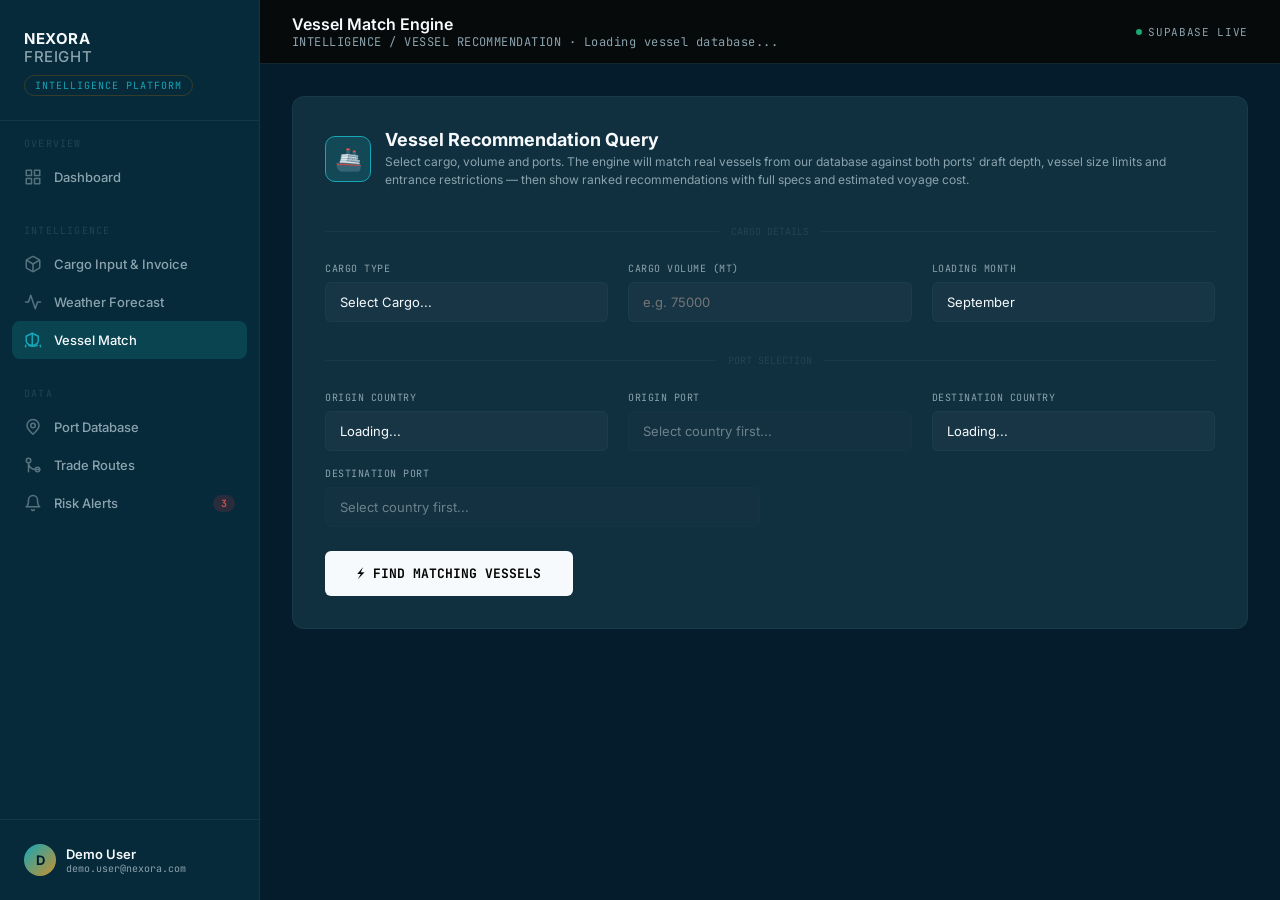
<file: hackathon/frontend/vessel_match.html>
<!DOCTYPE html>
<html lang="en">
<head>
    <meta charset="UTF-8">
    <meta name="viewport" content="width=device-width, initial-scale=1, viewport-fit=cover">
    <title>Vessel Match — Nexora Freight Intelligence</title>
    <meta name="description" content="AI-powered vessel recommendation engine using real vessel database with port constraints.">
    <link rel="preconnect" href="https://fonts.googleapis.com">
    <link rel="preconnect" href="https://fonts.gstatic.com" crossorigin>
    <link href="https://fonts.googleapis.com/css2?family=Inter:wght@400;500;600;700;800&family=JetBrains+Mono:wght@400;500&display=swap" rel="stylesheet">
    <link rel="stylesheet" href="dashboard.css">
    <script>
        let sd = sessionStorage.getItem('nexora_user_data');
        if (!sd) {
            sessionStorage.setItem('nexora_user_data', JSON.stringify({name:'Demo User',email:'demo.user@nexora.com',picture:null}));
        }
    </script>
    <style>
        .vm-layout{display:flex;flex-direction:column;gap:28px;max-width:1160px;margin:0 auto;width:100%;}
        .qcard{background:var(--bg-card);border:1px solid var(--border);border-radius:12px;padding:32px;}
        .qcard-hdr{display:flex;align-items:center;gap:14px;margin-bottom:28px;}
        .qcard-icon{width:46px;height:46px;background:var(--accent-glow);border:1px solid var(--accent);border-radius:10px;display:flex;align-items:center;justify-content:center;font-size:22px;flex-shrink:0;}
        .qcard-title{font-size:18px;font-weight:700;color:var(--off);}
        .qcard-sub{font-size:12px;color:var(--text-sec);margin-top:3px;line-height:1.5;}
        .form-grid{display:grid;grid-template-columns:1fr 1fr 1fr;gap:20px;}
        .form-grid-2{display:grid;grid-template-columns:1fr 1fr;gap:20px;}
        @media(max-width:800px){.form-grid,.form-grid-2{grid-template-columns:1fr;}}
        .fg{display:flex;flex-direction:column;gap:7px;}
        .fg label{font-family:'JetBrains Mono',monospace;font-size:10px;color:var(--text-sec);letter-spacing:.5px;text-transform:uppercase;}
        .fg select,.fg input{background:rgba(255,255,255,.03);border:1px solid var(--border);border-radius:6px;color:var(--off);padding:11px 14px;font-family:'Inter',sans-serif;font-size:13px;outline:none;transition:border-color .2s,background .2s;appearance:none;width:100%;}
        .fg select:focus,.fg input:focus{border-color:rgba(159,107,10,.6);background:rgba(159,107,10,.05);}
        .fg select:disabled{opacity:.4;cursor:not-allowed;}
        .fdiv{display:flex;align-items:center;gap:12px;padding:8px 0;}
        .fdiv span{font-family:'JetBrains Mono',monospace;font-size:10px;color:var(--muted);white-space:nowrap;}
        .fdiv hr{flex:1;border:none;border-top:1px solid var(--border);}
        .abtn{background:var(--off);color:#040403;border:none;border-radius:6px;padding:14px 32px;font-family:'JetBrains Mono',monospace;font-size:13px;font-weight:700;cursor:pointer;transition:all .2s;margin-top:24px;display:flex;align-items:center;gap:10px;}
        .abtn:hover{background:#e0e0e0;transform:translateY(-1px);}
        .abtn:disabled{opacity:.5;cursor:not-allowed;transform:none;}
        .spin{width:14px;height:14px;border:2px solid rgba(0,0,0,.2);border-top-color:#040403;border-radius:50%;animation:spin .7s linear infinite;display:none;}
        .abtn.loading .spin{display:block;}
        @keyframes spin{to{transform:rotate(360deg);}}
        #ra{display:none;flex-direction:column;gap:24px;animation:fadeUp .4s ease;}
        #ra.vis{display:flex;}
        @keyframes fadeUp{from{opacity:0;transform:translateY(16px);}to{opacity:1;transform:none;}}

        /* Route bar */
        .rbar{background:var(--bg-card);border:1px solid var(--border);border-radius:10px;padding:20px 28px;display:flex;align-items:center;gap:36px;flex-wrap:wrap;}
        .rbi{display:flex;flex-direction:column;gap:3px;}
        .rbl{font-family:'JetBrains Mono',monospace;font-size:10px;color:var(--muted);}
        .rbv{font-size:20px;font-weight:700;color:var(--off);}
        .rbv.ac{color:#e0a83a;}
        .rbv.sm{font-size:14px;}

        /* Constraint cards */
        .cstrip{display:grid;grid-template-columns:1fr 1fr;gap:16px;}
        @media(max-width:700px){.cstrip{grid-template-columns:1fr;}}
        .ccard{background:var(--bg-card);border:1px solid var(--border);border-radius:10px;padding:20px;}
        .ccard-lbl{font-family:'JetBrains Mono',monospace;font-size:10px;color:var(--muted);letter-spacing:.5px;margin-bottom:12px;}
        .ccard-name{font-size:15px;font-weight:700;color:var(--off);margin-bottom:12px;}
        .cpills{display:flex;flex-wrap:wrap;gap:7px;}
        .cp{padding:4px 10px;border-radius:100px;font-family:'JetBrains Mono',monospace;font-size:10px;font-weight:600;}
        .cp.ok{background:rgba(52,211,153,.1);color:#34d399;border:1px solid rgba(52,211,153,.2);}
        .cp.warn{background:rgba(245,158,11,.1);color:#f59e0b;border:1px solid rgba(245,158,11,.2);}
        .cp.info{background:rgba(159,107,10,.1);color:#e0a83a;border:1px solid rgba(159,107,10,.2);}
        .cp.bad{background:rgba(239,68,68,.1);color:#ef4444;border:1px solid rgba(239,68,68,.2);}

        /* Section label */
        .slbl{font-family:'JetBrains Mono',monospace;font-size:11px;color:var(--muted);letter-spacing:.5px;text-transform:uppercase;margin-bottom:12px;}

        /* Best match */
        .best-wrap{background:linear-gradient(135deg,rgba(159,107,10,.13) 0%,rgba(15,14,13,1) 55%);border:1px solid rgba(159,107,10,.5);border-radius:12px;padding:28px 32px;position:relative;overflow:hidden;}
        .best-badge{position:absolute;top:18px;right:22px;font-family:'JetBrains Mono',monospace;font-size:10px;color:#e0a83a;font-weight:700;letter-spacing:1px;}
        .vname{font-size:22px;font-weight:800;color:var(--off);margin-bottom:4px;}
        .vtype{font-size:12px;color:var(--text-sec);margin-bottom:20px;font-family:'JetBrains Mono',monospace;}
        .vclass-tag{display:inline-block;padding:3px 10px;border-radius:100px;font-family:'JetBrains Mono',monospace;font-size:10px;font-weight:700;margin-left:10px;vertical-align:middle;}
        .vclass-tag.bulk{background:rgba(245,158,11,.1);color:#fbbf24;border:1px solid rgba(245,158,11,.25);}
        .vclass-tag.tanker{background:rgba(99,102,241,.15);color:#818cf8;border:1px solid rgba(99,102,241,.3);}
        .vclass-tag.lng{background:rgba(20,184,166,.1);color:#2dd4bf;border:1px solid rgba(20,184,166,.25);}
        .vclass-tag.container{background:rgba(34,197,94,.1);color:#4ade80;border:1px solid rgba(34,197,94,.25);}

        /* Spec grid */
        .spec-grid{display:grid;grid-template-columns:repeat(4,1fr);gap:16px;margin:20px 0;}
        @media(max-width:700px){.spec-grid{grid-template-columns:repeat(2,1fr);}}
        .spec{display:flex;flex-direction:column;gap:4px;}
        .spec-lbl{font-family:'JetBrains Mono',monospace;font-size:10px;color:var(--muted);}
        .spec-val{font-size:14px;font-weight:600;color:var(--off);}
        .spec-val.ac{color:#e0a83a;}
        .spec-val.green{color:#34d399;}
        .spec-val.blue{color:#818cf8;}

        /* Cost estimate bar */
        .cost-bar{background:rgba(159,107,10,.06);border:1px solid rgba(159,107,10,.15);border-radius:8px;padding:16px 20px;display:flex;align-items:center;gap:32px;flex-wrap:wrap;margin:16px 0;}
        .cost-item{display:flex;flex-direction:column;gap:3px;}
        .cost-lbl{font-family:'JetBrains Mono',monospace;font-size:10px;color:var(--muted);}
        .cost-val{font-size:16px;font-weight:700;color:#e0a83a;}

        /* Reason box */
        .reason{background:rgba(255,255,255,.03);border:1px solid var(--border);border-radius:6px;padding:14px 16px;font-size:13px;color:var(--text-sec);line-height:1.65;}
        .reason strong{color:var(--off);}

        /* Alternatives */
        .alt-grid{display:grid;grid-template-columns:repeat(3,1fr);gap:14px;}
        @media(max-width:900px){.alt-grid{grid-template-columns:1fr 1fr;}}
        @media(max-width:600px){.alt-grid{grid-template-columns:1fr;}}
        .alt-card{background:var(--bg-card);border:1px solid var(--border);border-radius:10px;padding:20px;transition:border-color .2s,transform .2s;}
        .alt-card:hover{transform:translateY(-2px);}
        .alt-card.suit{border-color:rgba(52,211,153,.2);}
        .alt-card.unsuit{opacity:.55;}
        .alt-name{font-size:14px;font-weight:700;color:var(--off);margin:8px 0 4px;}
        .alt-type{font-size:11px;color:var(--text-sec);margin-bottom:12px;font-family:'JetBrains Mono',monospace;}
        .alt-compat{font-size:11px;margin-bottom:14px;font-weight:600;}
        .alt-compat.ok{color:#34d399;}
        .alt-compat.no{color:#ef4444;}
        .alt-specs{display:flex;flex-direction:column;gap:5px;}
        .alt-spec{display:flex;justify-content:space-between;font-size:12px;}
        .alt-spec span:first-child{color:var(--muted);font-family:'JetBrains Mono',monospace;font-size:10px;}
        .alt-spec span:last-child{color:var(--off);font-weight:500;}
        .alt-reason{margin-top:10px;font-size:11px;color:#ef4444;font-style:italic;}
        .no-vessels{background:rgba(159,107,10,.05);border:1px solid rgba(159,107,10,.15);border-radius:8px;padding:20px;color:var(--text-sec);font-size:13px;text-align:center;}
    </style>
</head>
<body>
    <aside class="sidebar" id="sidebar">
        <div class="sidebar-header">
            <a href="index.html" class="sidebar-logo">NEXORA<span>FREIGHT</span></a>
            <div class="sidebar-badge">INTELLIGENCE PLATFORM</div>
        </div>
        <nav class="sidebar-nav">
            <div class="sidebar-section">
                <div class="sidebar-section-label">OVERVIEW</div>
                <a href="dashboard.html" class="sidebar-link">
                    <svg class="sidebar-icon" viewBox="0 0 24 24" fill="none" stroke="currentColor" stroke-width="2" stroke-linecap="round" stroke-linejoin="round"><rect x="3" y="3" width="7" height="7"/><rect x="14" y="3" width="7" height="7"/><rect x="3" y="14" width="7" height="7"/><rect x="14" y="14" width="7" height="7"/></svg>
                    Dashboard
                </a>
            </div>
            <div class="sidebar-section">
                <div class="sidebar-section-label">INTELLIGENCE</div>
                <a href="trip_invoice.html" class="sidebar-link"><svg class="sidebar-icon" viewBox="0 0 24 24" fill="none" stroke="currentColor" stroke-width="2" stroke-linecap="round" stroke-linejoin="round"><path d="M21 16V8a2 2 0 00-1-1.73l-7-4a2 2 0 00-2 0l-7 4A2 2 0 003 8v8a2 2 0 001 1.73l7 4a2 2 0 002 0l7-4A2 2 0 0021 16z"/><polyline points="3.27 6.96 12 12.01 20.73 6.96"/><line x1="12" y1="22.08" x2="12" y2="12"/></svg>Cargo Input &amp; Invoice</a>
                <a href="weather_forecast.html" class="sidebar-link"><svg class="sidebar-icon" viewBox="0 0 24 24" fill="none" stroke="currentColor" stroke-width="2" stroke-linecap="round" stroke-linejoin="round"><polyline points="22 12 18 12 15 21 9 3 6 12 2 12"/></svg>Weather Forecast</a>
                <a href="vessel_match.html" class="sidebar-link active">
                    <svg class="sidebar-icon" viewBox="0 0 24 24" fill="none" stroke="currentColor" stroke-width="2" stroke-linecap="round" stroke-linejoin="round"><path d="M2 21l.4-2M22 21l-.4-2M6.09 19a14 14 0 0011.82 0"/><path d="M3 7l8-4 8 4"/><line x1="11" y1="3" x2="11" y2="19"/><path d="M3 7v6c0 3.31 3.58 6 8 6s8-2.69 8-6V7"/></svg>
                    Vessel Match
                </a>
            </div>
            <div class="sidebar-section">
                <div class="sidebar-section-label">DATA</div>
                <a href="ports_network.html" class="sidebar-link"><svg class="sidebar-icon" viewBox="0 0 24 24" fill="none" stroke="currentColor" stroke-width="2" stroke-linecap="round" stroke-linejoin="round"><circle cx="12" cy="10" r="3"/><path d="M12 21.7C17.3 17 20 13 20 10a8 8 0 10-16 0c0 3 2.7 7 8 11.7z"/></svg>Port Database</a>
                <a href="#" class="sidebar-link"><svg class="sidebar-icon" viewBox="0 0 24 24" fill="none" stroke="currentColor" stroke-width="2" stroke-linecap="round" stroke-linejoin="round"><circle cx="6" cy="6" r="3"/><circle cx="18" cy="18" r="3"/><path d="M6 21V9a9 9 0 009 9h6"/></svg>Trade Routes</a>
                <a href="#" class="sidebar-link"><svg class="sidebar-icon" viewBox="0 0 24 24" fill="none" stroke="currentColor" stroke-width="2" stroke-linecap="round" stroke-linejoin="round"><path d="M18 8A6 6 0 006 8c0 7-3 9-3 9h18s-3-2-3-9"/><path d="M13.73 21a2 2 0 01-3.46 0"/></svg>Risk Alerts<span class="badge-count">3</span></a>
            </div>
        </nav>
        <div class="sidebar-footer">
            <div class="sidebar-user">
                <div class="sidebar-user-avatar" id="sidebarAvatar">N</div>
                <div class="sidebar-user-info">
                    <div class="sidebar-user-name" id="sidebarName">User</div>
                    <div class="sidebar-user-email" id="sidebarEmail">user@nexora.com</div>
                </div>
            </div>
        </div>
    </aside>

    <div class="main">
        <header class="topbar">
            <div class="topbar-left">
                <button class="mobile-menu-btn" id="mobileMenuBtn" aria-label="Toggle menu">
                    <svg width="22" height="22" viewBox="0 0 24 24" fill="none" stroke="currentColor" stroke-width="2"><line x1="3" y1="6" x2="21" y2="6"/><line x1="3" y1="12" x2="21" y2="12"/><line x1="3" y1="18" x2="21" y2="18"/></svg>
                </button>
                <div>
                    <div class="topbar-title">Vessel Match Engine</div>
                    <div class="topbar-breadcrumb">INTELLIGENCE / VESSEL RECOMMENDATION · <span id="dbStatus">Loading vessel database...</span></div>
                </div>
            </div>
            <div class="topbar-right">
                <div class="topbar-status"><span class="topbar-dot"></span>SUPABASE LIVE</div>
            </div>
        </header>

        <div class="dashboard-content">
            <div class="vm-layout">

                <!-- Query Form -->
                <div class="qcard">
                    <div class="qcard-hdr">
                        <div class="qcard-icon">&#x1F6A2;</div>
                        <div>
                            <div class="qcard-title">Vessel Recommendation Query</div>
                            <div class="qcard-sub">Select cargo, volume and ports. The engine will match real vessels from our database against both ports' draft depth, vessel size limits and entrance restrictions — then show ranked recommendations with full specs and estimated voyage cost.</div>
                        </div>
                    </div>

                    <div class="fdiv"><hr><span>CARGO DETAILS</span><hr></div>
                    <div class="form-grid" style="margin-top:16px">
                        <div class="fg">
                            <label>Cargo Type</label>
                            <select id="cargoSel">
                                <option value="" disabled selected>Select Cargo...</option>
                                <option value="coal">Coal (Dry Bulk)</option>
                                <option value="iron_ore">Iron Ore (Dry Bulk)</option>
                                <option value="grain">Grain / Wheat (Dry Bulk)</option>
                                <option value="fertilizer">Fertilizer (Dry Bulk)</option>
                                <option value="bauxite">Bauxite / Alumina (Dry Bulk)</option>
                                <option value="steel">Steel Coils / Pipes (Break Bulk)</option>
                                <option value="logs">Timber / Logs (Break Bulk)</option>
                                <option value="crude_oil">Crude Oil (Tanker)</option>
                                <option value="lpg">LPG / LNG (Gas Tanker)</option>
                                <option value="containers">Containers (General)</option>
                            </select>
                        </div>
                        <div class="fg">
                            <label>Cargo Volume (MT)</label>
                            <input type="number" id="volInput" placeholder="e.g. 75000" min="1000" max="400000" />
                        </div>
                        <div class="fg">
                            <label>Loading Month</label>
                            <select id="monthSel">
                                <option value="jan">January</option><option value="feb">February</option>
                                <option value="mar">March</option><option value="apr">April</option>
                                <option value="may">May</option><option value="jun">June</option>
                                <option value="jul">July</option><option value="aug">August</option>
                                <option value="sep" selected>September</option><option value="oct">October</option>
                                <option value="nov">November</option><option value="dec">December</option>
                            </select>
                        </div>
                    </div>

                    <div class="fdiv" style="margin-top:24px"><hr><span>PORT SELECTION</span><hr></div>
                    <div class="form-grid" style="margin-top:16px">
                        <div class="fg">
                            <label>Origin Country</label>
                            <select id="origCtry"><option value="" disabled selected>Loading...</option></select>
                        </div>
                        <div class="fg">
                            <label>Origin Port</label>
                            <select id="origPort" disabled><option value="" disabled selected>Select country first...</option></select>
                        </div>
                        <div class="fg">
                            <label>Destination Country</label>
                            <select id="destCtry"><option value="" disabled selected>Loading...</option></select>
                        </div>
                    </div>
                    <div class="form-grid-2" style="margin-top:16px">
                        <div class="fg">
                            <label>Destination Port</label>
                            <select id="destPort" disabled><option value="" disabled selected>Select country first...</option></select>
                        </div>
                    </div>

                    <button class="abtn" id="analyzeBtn" onclick="runAnalysis()">
                        <div class="spin" id="btnSpin"></div>
                        <span id="btnTxt">&#x26A1; FIND MATCHING VESSELS</span>
                    </button>
                </div>

                <!-- Results -->
                <div id="ra">
                    <div class="cstrip" id="cstrip"></div>
                    <div class="rbar" id="rbar"></div>
                    <div>
                        <div class="slbl">&#x2605; BEST MATCHING VESSEL</div>
                        <div class="best-wrap" id="bestCard"></div>
                    </div>
                    <div>
                        <div class="slbl">OTHER COMPATIBLE VESSELS FROM DATABASE</div>
                        <div class="alt-grid" id="altGrid"></div>
                    </div>
                </div>

            </div>
        </div>
    </div>

    <script>
    // Session
    (function(){try{const sd=sessionStorage.getItem('nexora_user_data');if(sd){const u=JSON.parse(sd);const n=u.name||u.email.split('@')[0];document.getElementById('sidebarName').textContent=n;document.getElementById('sidebarEmail').textContent=u.email;const av=document.getElementById('sidebarAvatar');if(u.picture){av.textContent='';av.style.backgroundImage='url(\''+u.picture+'\')';av.style.backgroundSize='cover';av.style.backgroundPosition='center';}else{av.textContent=n.charAt(0).toUpperCase();}}}catch(e){}})();
    document.getElementById('mobileMenuBtn').addEventListener('click',()=>document.getElementById('sidebar').classList.toggle('open'));

    const SB = 'https://rrgwnlfefzcstdtmpojt.supabase.co';
    const AK = 'eyJhbGciOiJIUzI1NiIsInR5cCI6IkpXVCJ9.eyJpc3MiOiJzdXBhYmFzZSIsInJlZiI6InJyZ3dubGZlZnpjc3RkdG1wb2p0Iiwicm9sZSI6ImFub24iLCJpYXQiOjE3OTA1Nzg3NzcsImV4cCI6MjEwNjE1NDc3N30.3Eae1B7rueWyrDAhDmGLoAbslEo1jiXAbKzA5_gYyBI';
    const HDR = {'apikey':AK,'Authorization':'Bearer '+AK};

    let allPorts=[], allVessels=[], selOrig=null, selDest=null;

    async function sbFetch(table, params=''){
        const r=await fetch(SB+'/rest/v1/'+table+'?'+params,{headers:HDR});
        return r.json();
    }

    // Load ports & vessels in parallel
    async function init(){
        const [ports, vessels] = await Promise.all([
            sbFetch('ports','select=*&limit=2000'),
            sbFetch('vessels','select=*&limit=500')
        ]);
        allPorts = ports.filter(p=>p.wpi_port_name&&p.wpi_port_name.trim()!=='');
        allVessels = vessels;
        document.getElementById('dbStatus').textContent = allVessels.length+' vessels · '+allPorts.length+' ports loaded';

        const countries=[...new Set(allPorts.map(p=>p.country).filter(Boolean))].sort();
        const ch='<option value="" disabled selected>Select country...</option>'+countries.map(c=>'<option value="'+c+'">'+c+'</option>').join('');
        document.getElementById('origCtry').innerHTML=ch;
        document.getElementById('destCtry').innerHTML=ch;
    }

    function fillPorts(country,selId){
        const pts=allPorts.filter(p=>p.country===country).sort((a,b)=>a.wpi_port_name.localeCompare(b.wpi_port_name));
        const sel=document.getElementById(selId);
        sel.innerHTML='<option value="" disabled selected>Select port...</option>'+pts.map(p=>'<option value="'+p.wpi_port_id+'">'+p.wpi_port_name+(p.state?' ('+p.state+')':'')+'</option>').join('');
        sel.disabled=false;
    }
    document.getElementById('origCtry').addEventListener('change',e=>{selOrig=null;fillPorts(e.target.value,'origPort');});
    document.getElementById('destCtry').addEventListener('change',e=>{selDest=null;fillPorts(e.target.value,'destPort');});
    document.getElementById('origPort').addEventListener('change',e=>{selOrig=allPorts.find(p=>p.wpi_port_id==e.target.value)||null;});
    document.getElementById('destPort').addEventListener('change',e=>{selDest=allPorts.find(p=>p.wpi_port_id==e.target.value)||null;});

    function hav(la1,lo1,la2,lo2){const R=6371,dL=(la2-la1)*Math.PI/180,dO=(lo2-lo1)*Math.PI/180,a=Math.sin(dL/2)**2+Math.cos(la1*Math.PI/180)*Math.cos(la2*Math.PI/180)*Math.sin(dO/2)**2;return R*2*Math.atan2(Math.sqrt(a),Math.sqrt(1-a));}

    // Check if vessel can dock at a port
    function canDock(vessel, port){
        const reasons=[];
        const portDepth = port.cargo_pier_depth_max_m;
        if(portDepth && portDepth < vessel.min_depth_required){
            reasons.push('Pier depth '+portDepth+'m < vessel needs '+vessel.min_depth_required+'m');
        }
        const ps=(port.max_vessel_size||'').toLowerCase();
        if(ps){
            const vesselDWT = vessel.dwt;
            if(ps.includes('small')&&vesselDWT>45000) reasons.push('Port max: small vessels only');
            else if(ps.includes('medium')&&vesselDWT>100000) reasons.push('Port max: medium vessels, vessel DWT '+Math.round(vesselDWT/1000)+'k exceeds limit');
        }
        return{ok:reasons.length===0,reasons};
    }

    function classTag(vessel){
        const t=(vessel.ship_type||'').toLowerCase();
        if(t.includes('bulk'))return'bulk';
        if(t.includes('crude')||t.includes('tanker'))return'tanker';
        if(t.includes('lng')||t.includes('lpg'))return'lng';
        if(t.includes('container'))return'container';
        return'bulk';
    }

    async function runAnalysis(){
        const cargo=document.getElementById('cargoSel').value;
        const vol=parseFloat(document.getElementById('volInput').value);
        if(!cargo){alert('Please select cargo type.');return;}
        if(!vol||isNaN(vol)){alert('Please enter cargo volume in MT.');return;}
        if(!selOrig){alert('Please select origin port.');return;}
        if(!selDest){alert('Please select destination port.');return;}

        const btn=document.getElementById('analyzeBtn');
        btn.disabled=true;btn.classList.add('loading');document.getElementById('btnTxt').textContent='SEARCHING DATABASE...';

        await new Promise(r=>setTimeout(r,600));

        const distKm=hav(selOrig.latitude,selOrig.longitude,selDest.latitude,selDest.longitude);
        const distNm=Math.round(distKm*0.539957);

        // Score all vessels from Supabase
        const scored = allVessels.map(v=>{
            let score=100, suitable=true;
            const reasons=[];

            // 1. Cargo compatibility
            const compat = (v.cargo_compatibility||[]);
            if(!compat.includes(cargo)){
                suitable=false; score-=70;
                reasons.push('Not compatible with '+cargo.replace(/_/g,' ')+' cargo');
            }

            // 2. Volume check
            if(vol < v.dwt * 0.4){ score-=5; } // underutilised
            if(vol > v.dwt){ suitable=false; score-=60; reasons.push('Cargo volume exceeds DWT capacity ('+Math.round(v.dwt/1000)+'k MT)'); }

            // 3. Origin port dock check
            const oc=canDock(v, selOrig);
            if(!oc.ok){suitable=false;score-=45;reasons.push(...oc.reasons.map(r=>'Origin — '+r));}

            // 4. Dest port dock check
            const dc=canDock(v, selDest);
            if(!dc.ok){suitable=false;score-=45;reasons.push(...dc.reasons.map(r=>'Dest — '+r));}

            // 5. Age penalty
            const age=2026-v.built_year;
            if(age>20) score-=10;
            else if(age<5) score+=8;

            // 6. Route distance preference
            if(distNm>8000&&v.dwt>150000) score+=8;
            if(distNm<2000&&v.dwt<80000) score+=6;

            // Estimated cost
            const voyageDays = distNm / (v.speed_knots * 24);
            const fuelCost = voyageDays * v.fuel_consumption_tpd * 650; // ~$650/ton bunker
            const hireTotal = voyageDays * v.daily_rate_usd;
            const totalCost = Math.round(fuelCost + hireTotal);

            return{...v, score, suitable, reasons, voyageDays:Math.round(voyageDays), totalCost, fuelCost:Math.round(fuelCost), hireTotal:Math.round(hireTotal), age, distNm};
        }).sort((a,b)=>b.score-a.score);

        const suitableVessels = scored.filter(v=>v.suitable);
        const best = suitableVessels.length>0 ? suitableVessels[0] : scored[0];
        const alternatives = scored.filter(v=>v!==best).slice(0,8);

        // Render constraint strip
        document.getElementById('cstrip').innerHTML = mkCC(selOrig,'ORIGIN PORT') + mkCC(selDest,'DESTINATION PORT');

        // Render route bar
        document.getElementById('rbar').innerHTML =
            '<div class="rbi"><div class="rbl">ROUTE</div><div class="rbv sm">'+selOrig.wpi_port_name+' &#8594; '+selDest.wpi_port_name+'</div></div>'+
            '<div class="rbi"><div class="rbl">SEA DISTANCE</div><div class="rbv ac">'+distNm.toLocaleString()+' NM</div></div>'+
            '<div class="rbi"><div class="rbl">CARGO TYPE</div><div class="rbv sm">'+cargo.replace(/_/g,' ').toUpperCase()+'</div></div>'+
            '<div class="rbi"><div class="rbl">CARGO VOLUME</div><div class="rbv sm">'+vol.toLocaleString()+' MT</div></div>'+
            '<div class="rbi"><div class="rbl">COMPATIBLE VESSELS</div><div class="rbv ac">'+suitableVessels.length+' / '+scored.length+'</div></div>';

        // Render best card
        document.getElementById('bestCard').innerHTML = mkBest(best, cargo, vol);

        // Render alternatives
        const altHtml = alternatives.length>0 ? alternatives.map(v=>mkAlt(v)).join('') :
            '<div class="no-vessels" style="grid-column:1/-1">No other vessels found for this cargo and route combination.</div>';
        document.getElementById('altGrid').innerHTML = altHtml;

        document.getElementById('ra').classList.add('vis');
        document.getElementById('ra').scrollIntoView({behavior:'smooth',block:'start'});

        btn.disabled=false;btn.classList.remove('loading');document.getElementById('btnTxt').textContent='⚡ FIND MATCHING VESSELS';
    }

    function mkCC(port, lbl){
        const depth=port.cargo_pier_depth_max_m, size=port.max_vessel_size||'Unknown', tidal=port.mean_tidal_range_m;
        const rr=[];
        if(port.entrance_restriction_tide)rr.push('Tide');
        if(port.entrance_restriction_heavy_swell)rr.push('Swell');
        if(port.entrance_restriction_ice)rr.push('Ice');
        if(port.entrance_restriction_other)rr.push('Other');
        return '<div class="ccard"><div class="ccard-lbl">'+lbl+'</div><div class="ccard-name">'+port.wpi_port_name+(port.state?', '+port.state:'')+'</div><div class="cpills">'+
            '<span class="cp info">Depth: '+(depth?depth+'m':'Unknown')+'</span>'+
            '<span class="cp info">Max size: '+size+'</span>'+
            '<span class="cp info">Tidal: '+(tidal!==null?tidal+'m':'N/A')+'</span>'+
            rr.map(r=>'<span class="cp warn">&#9888; '+r+' Restricted</span>').join('')+
            (rr.length===0?'<span class="cp ok">&#10003; No Restrictions</span>':'')+
            '</div></div>';
    }

    function fmtM(n){return '$'+Math.round(n/1000).toLocaleString()+'K';}

    function mkBest(v, cargo, vol){
        const tag = classTag(v);
        const util = Math.round((vol/v.dwt)*100);
        const reasonTxt = v.suitable
            ? '<strong>Fully compatible.</strong> This vessel can dock at both ports, carries '+cargo.replace(/_/g,' ')+', and has adequate DWT capacity for your '+vol.toLocaleString()+' MT shipment at '+util+'% utilisation.'
            : '<strong>Best available (with caveats).</strong> '+v.reasons.join('. ')+'.';
        return '<div class="best-badge">&#9733; BEST MATCH · SCORE '+v.score+'</div>'+
            '<div class="vname">'+v.ship_name+'</div>'+
            '<div class="vtype">'+v.ship_type+' <span class="vclass-tag '+tag+'">'+v.vessel_class+'</span></div>'+
            '<div class="spec-grid">'+
            '<div class="spec"><div class="spec-lbl">DEADWEIGHT (DWT)</div><div class="spec-val">'+Math.round(v.dwt/1000).toLocaleString()+'K MT</div></div>'+
            '<div class="spec"><div class="spec-lbl">LOA &times; BEAM</div><div class="spec-val">'+v.length+'m &times; '+v.width+'m</div></div>'+
            '<div class="spec"><div class="spec-lbl">SERVICE SPEED</div><div class="spec-val">'+v.speed_knots+' kts</div></div>'+
            '<div class="spec"><div class="spec-lbl">BUILT YEAR</div><div class="spec-val '+(v.age<10?'green':'')+'">'+v.built_year+' ('+v.age+'y)</div></div>'+
            '<div class="spec"><div class="spec-lbl">MIN DRAFT REQUIRED</div><div class="spec-val blue">'+v.min_depth_required+'m</div></div>'+
            '<div class="spec"><div class="spec-lbl">FUEL CONSUMPTION</div><div class="spec-val">'+v.fuel_consumption_tpd+' T/day</div></div>'+
            '<div class="spec"><div class="spec-lbl">DAILY HIRE RATE</div><div class="spec-val ac">$'+v.daily_rate_usd.toLocaleString()+'/day</div></div>'+
            '<div class="spec"><div class="spec-lbl">PORT TURNAROUND</div><div class="spec-val">'+v.turnaround_days+' days</div></div>'+
            '</div>'+
            '<div class="cost-bar">'+
            '<div class="cost-item"><div class="cost-lbl">VOYAGE DURATION</div><div class="cost-val">'+v.voyageDays+' days</div></div>'+
            '<div class="cost-item"><div class="cost-lbl">BUNKER FUEL COST</div><div class="cost-val">'+fmtM(v.fuelCost)+'</div></div>'+
            '<div class="cost-item"><div class="cost-lbl">HIRE COST</div><div class="cost-val">'+fmtM(v.hireTotal)+'</div></div>'+
            '<div class="cost-item"><div class="cost-lbl">ESTIMATED TOTAL COST</div><div class="cost-val" style="font-size:20px">'+fmtM(v.totalCost)+'</div></div>'+
            '<div class="cost-item"><div class="cost-lbl">CARGO UTILISATION</div><div class="cost-val '+(util>80?'':'')+'">'+util+'%</div></div>'+
            '</div>'+
            '<div class="reason">'+reasonTxt+'</div>';
    }

    function mkAlt(v){
        const tag=classTag(v);
        const cls=v.suitable?'suit':'unsuit';
        const compat=v.suitable?'<div class="alt-compat ok">&#10003; Compatible with route &amp; cargo</div>':'<div class="alt-compat no">&#10007; Not recommended</div>';
        return '<div class="alt-card '+cls+'">'+
            '<span class="vclass-tag '+tag+'" style="font-size:9px;padding:2px 8px">'+v.vessel_class+'</span>'+
            '<div class="alt-name">'+v.ship_name+'</div>'+
            '<div class="alt-type">'+v.ship_type+'</div>'+
            compat+
            '<div class="alt-specs">'+
            '<div class="alt-spec"><span>DWT</span><span>'+Math.round(v.dwt/1000)+'K MT</span></div>'+
            '<div class="alt-spec"><span>LOA &times; BEAM</span><span>'+v.length+'m &times; '+v.width+'m</span></div>'+
            '<div class="alt-spec"><span>BUILT</span><span>'+v.built_year+' ('+v.age+'y old)</span></div>'+
            '<div class="alt-spec"><span>FUEL</span><span>'+v.fuel_consumption_tpd+' T/day</span></div>'+
            '<div class="alt-spec"><span>DAILY RATE</span><span>$'+v.daily_rate_usd.toLocaleString()+'</span></div>'+
            '<div class="alt-spec"><span>EST. VOYAGE COST</span><span>'+fmtM(v.totalCost)+'</span></div>'+
            '</div>'+
            (!v.suitable&&v.reasons.length?'<div class="alt-reason">'+v.reasons.slice(0,2).join(' &middot; ')+'</div>':'')+
            '</div>';
    }

    init();
    </script>
</body>
</html>
</file>
<file: hackathon/frontend/dashboard.css>
/* ===================== DASHBOARD LAYOUT ===================== */
:root {
    --bg: #041C2C;
    --bg-card: #102F3F;
    --bg-sidebar: #062A3A;
    --off: #F7FAFC;
    --text-sec: #8BA3AE;
    --brown: #062A3A;
    --muted: #214454;
    --accent: #16A6B6;
    --accent-glow: rgba(34, 211, 216, .15);
    --border: rgba(33, 68, 84, .5);
    --border-hover: rgba(34, 211, 216, .25);
    --navy: #041C2C;
    --success: #19A974;
    --warning: #E5A72A;
    --danger: #D9534F;
    box-sizing: border-box;
}

* {
    box-sizing: inherit;
    margin: 0;
    padding: 0;
}

html {
    scroll-behavior: smooth;
}

body {
    background: var(--bg);
    color: var(--off);
    font-family: 'Inter', sans-serif;
    overflow-x: hidden;
    display: flex;
    min-height: 100vh;
}

.mono {
    font-family: 'JetBrains Mono', monospace;
}

a {
    text-decoration: none;
    color: inherit;
}

/* ===================== SIDEBAR ===================== */
.sidebar {
    width: 260px;
    background: var(--bg-sidebar);
    border-right: 1px solid var(--border);
    display: flex;
    flex-direction: column;
    position: fixed;
    top: 0;
    left: 0;
    bottom: 0;
    z-index: 50;
    transition: transform .3s cubic-bezier(.2, .7, .2, 1);
}

.sidebar-header {
    padding: 28px 24px 24px;
    border-bottom: 1px solid var(--border);
}

.sidebar-logo {
    font-weight: 700;
    font-size: 15px;
    letter-spacing: .04em;
    line-height: 1.15;
}

.sidebar-logo span {
    display: block;
    color: var(--text-sec);
    font-weight: 500;
}

.sidebar-badge {
    display: inline-block;
    margin-top: 10px;
    padding: 3px 10px;
    font-size: 10px;
    letter-spacing: .1em;
    color: var(--accent);
    border: 1px solid rgba(159, 107, 10, .3);
    border-radius: 20px;
    font-family: 'JetBrains Mono', monospace;
}

.sidebar-nav {
    flex: 1;
    padding: 16px 12px;
    overflow-y: auto;
}

.sidebar-section {
    margin-bottom: 28px;
}

.sidebar-section-label {
    font-size: 10px;
    letter-spacing: .12em;
    color: var(--muted);
    padding: 0 12px;
    margin-bottom: 8px;
    font-family: 'JetBrains Mono', monospace;
}

.sidebar-link {
    display: flex;
    align-items: center;
    gap: 12px;
    padding: 10px 12px;
    border-radius: 8px;
    font-size: 13px;
    font-weight: 500;
    color: var(--text-sec);
    transition: background .2s ease, color .2s ease;
    cursor: pointer;
    border: none;
    background: none;
    width: 100%;
    text-align: left;
    font-family: 'Inter', sans-serif;
}

.sidebar-link:hover {
    background: rgba(255, 255, 255, .04);
    color: var(--off);
}

.sidebar-link.active {
    background: var(--accent-glow);
    color: var(--off);
}

.sidebar-link.active .sidebar-icon {
    color: var(--accent);
}

.sidebar-icon {
    width: 18px;
    height: 18px;
    flex-shrink: 0;
    opacity: .6;
    transition: opacity .2s ease;
}

.sidebar-link:hover .sidebar-icon,
.sidebar-link.active .sidebar-icon {
    opacity: 1;
}

.sidebar-link .badge-count {
    margin-left: auto;
    background: rgba(239, 68, 68, .15);
    color: var(--danger);
    font-size: 10px;
    font-weight: 600;
    padding: 2px 8px;
    border-radius: 10px;
    font-family: 'JetBrains Mono', monospace;
}

.sidebar-footer {
    padding: 16px 12px;
    border-top: 1px solid var(--border);
}

.sidebar-user {
    display: flex;
    align-items: center;
    gap: 10px;
    padding: 8px 12px;
    border-radius: 8px;
    transition: background .2s ease;
    cursor: pointer;
}

.sidebar-user:hover {
    background: rgba(255, 255, 255, .04);
}

.sidebar-user-avatar {
    width: 32px;
    height: 32px;
    border-radius: 50%;
    background: linear-gradient(135deg, var(--accent), #c8912e);
    display: flex;
    align-items: center;
    justify-content: center;
    font-size: 13px;
    font-weight: 700;
    color: var(--bg);
    flex-shrink: 0;
    background-size: cover;
    background-position: center;
}

.sidebar-user-info {
    overflow: hidden;
}

.sidebar-user-name {
    font-size: 13px;
    font-weight: 600;
    white-space: nowrap;
    overflow: hidden;
    text-overflow: ellipsis;
}

.sidebar-user-email {
    font-size: 10px;
    color: var(--text-sec);
    font-family: 'JetBrains Mono', monospace;
    white-space: nowrap;
    overflow: hidden;
    text-overflow: ellipsis;
}

/* ===================== MAIN CONTENT ===================== */
.main {
    margin-left: 260px;
    flex: 1;
    min-height: 100vh;
    display: flex;
    flex-direction: column;
}

/* Top bar */
.topbar {
    height: 64px;
    border-bottom: 1px solid var(--border);
    display: flex;
    align-items: center;
    justify-content: space-between;
    padding: 0 32px;
    background: rgba(8, 8, 7, .85);
    backdrop-filter: blur(12px);
    position: sticky;
    top: 0;
    z-index: 40;
}

.topbar-left {
    display: flex;
    align-items: center;
    gap: 16px;
}

.topbar-title {
    font-size: 16px;
    font-weight: 600;
}

.topbar-breadcrumb {
    font-size: 12px;
    color: var(--text-sec);
    font-family: 'JetBrains Mono', monospace;
    letter-spacing: .04em;
}

.topbar-right {
    display: flex;
    align-items: center;
    gap: 16px;
}

.topbar-status {
    display: flex;
    align-items: center;
    gap: 6px;
    font-size: 11px;
    letter-spacing: .06em;
    color: var(--text-sec);
    font-family: 'JetBrains Mono', monospace;
}

.topbar-dot {
    width: 6px;
    height: 6px;
    border-radius: 50%;
    background: var(--success);
    animation: pulse 2.4s ease-in-out infinite;
}

@keyframes pulse {
    0%, 100% { opacity: 1; }
    50% { opacity: .3; }
}

.topbar-btn {
    display: flex;
    align-items: center;
    gap: 6px;
    padding: 8px 16px;
    font-size: 12px;
    letter-spacing: .04em;
    font-weight: 500;
    background: var(--off);
    color: var(--bg);
    border: none;
    cursor: pointer;
    transition: opacity .2s ease;
    font-family: 'Inter', sans-serif;
}

.topbar-btn:hover {
    opacity: .88;
}

.topbar-btn-ghost {
    background: none;
    border: 1px solid var(--border);
    color: var(--off);
}

.topbar-btn-ghost:hover {
    border-color: var(--border-hover);
}

/* Mobile hamburger */
.mobile-menu-btn {
    display: none;
    background: none;
    border: none;
    color: var(--off);
    cursor: pointer;
    padding: 4px;
}

/* ===================== DASHBOARD CONTENT ===================== */
.dashboard-content {
    padding: 32px;
    flex: 1;
}

.dashboard-greeting {
    margin-bottom: 32px;
}

.dashboard-greeting h1 {
    font-size: 28px;
    font-weight: 700;
    letter-spacing: -.01em;
    margin-bottom: 6px;
}

.dashboard-greeting p {
    color: var(--text-sec);
    font-size: 14px;
    line-height: 1.5;
}

/* Stat Cards Row */
.stats-row {
    display: grid;
    grid-template-columns: repeat(4, 1fr);
    gap: 16px;
    margin-bottom: 32px;
}

.stat-card {
    background: var(--bg-card);
    border: 1px solid var(--border);
    border-radius: 12px;
    padding: 22px 24px;
    transition: border-color .25s ease, transform .2s ease;
}

.stat-card:hover {
    border-color: var(--border-hover);
    transform: translateY(-2px);
}

.stat-label {
    font-size: 11px;
    letter-spacing: .08em;
    color: var(--text-sec);
    font-family: 'JetBrains Mono', monospace;
    margin-bottom: 10px;
    display: flex;
    align-items: center;
    gap: 6px;
}

.stat-value {
    font-size: 30px;
    font-weight: 700;
    letter-spacing: -.02em;
    line-height: 1;
    margin-bottom: 8px;
}

.stat-change {
    font-size: 12px;
    font-family: 'JetBrains Mono', monospace;
    display: flex;
    align-items: center;
    gap: 4px;
}

.stat-change.up {
    color: var(--success);
}

.stat-change.down {
    color: var(--danger);
}

.stat-change.neutral {
    color: var(--text-sec);
}

/* Content Grid */
.content-grid {
    display: grid;
    grid-template-columns: 1fr;
    gap: 16px;
    margin-bottom: 32px;
}

/* Cards */
.card {
    background: var(--bg-card);
    border: 1px solid var(--border);
    border-radius: 12px;
    overflow: hidden;
}

.card-header {
    padding: 20px 24px;
    border-bottom: 1px solid var(--border);
    display: flex;
    align-items: center;
    justify-content: space-between;
}

.card-title {
    font-size: 14px;
    font-weight: 600;
    display: flex;
    align-items: center;
    gap: 8px;
}

.card-subtitle {
    font-size: 11px;
    color: var(--text-sec);
    font-family: 'JetBrains Mono', monospace;
    letter-spacing: .04em;
}

.card-body {
    padding: 24px;
}

/* Chart area */
.chart-area {
    width: 100%;
    height: 280px;
    background: linear-gradient(180deg, rgba(159, 107, 10, .04) 0%, transparent 100%);
    border-radius: 8px;
    display: flex;
    align-items: center;
    justify-content: center;
    position: relative;
    overflow: hidden;
}

.chart-area canvas {
    width: 100% !important;
    height: 100% !important;
}

/* Activity feed */
.activity-item {
    display: flex;
    align-items: flex-start;
    gap: 12px;
    padding: 14px 0;
    border-bottom: 1px solid var(--border);
}

.activity-item:last-child {
    border-bottom: none;
}

.activity-dot {
    width: 8px;
    height: 8px;
    border-radius: 50%;
    flex-shrink: 0;
    margin-top: 5px;
}

.activity-dot.success { background: var(--success); }
.activity-dot.warning { background: var(--warning); }
.activity-dot.danger { background: var(--danger); }
.activity-dot.info { background: #60a5fa; }

.activity-text {
    font-size: 13px;
    line-height: 1.5;
    color: rgba(253, 253, 253, .85);
}

.activity-time {
    font-size: 10px;
    color: var(--muted);
    font-family: 'JetBrains Mono', monospace;
    margin-top: 4px;
}

/* Routes Table */
.routes-table {
    width: 100%;
    border-collapse: collapse;
}

.routes-table th {
    text-align: left;
    font-size: 10px;
    letter-spacing: .08em;
    color: var(--muted);
    font-family: 'JetBrains Mono', monospace;
    padding: 10px 16px;
    border-bottom: 1px solid var(--border);
    font-weight: 500;
}

.routes-table td {
    font-size: 13px;
    padding: 14px 16px;
    border-bottom: 1px solid var(--border);
    color: rgba(253, 253, 253, .85);
}

.routes-table tr:last-child td {
    border-bottom: none;
}

.routes-table tr:hover td {
    background: rgba(255, 255, 255, .02);
}

.route-tag {
    display: inline-block;
    padding: 3px 10px;
    font-size: 10px;
    letter-spacing: .06em;
    border-radius: 4px;
    font-family: 'JetBrains Mono', monospace;
    font-weight: 500;
}

.route-tag.ocean { background: rgba(96, 165, 250, .12); color: #60a5fa; }
.route-tag.optimal { background: rgba(52, 211, 153, .12); color: var(--success); }
.route-tag.volatile { background: rgba(245, 158, 11, .12); color: var(--warning); }
.route-tag.high { background: rgba(239, 68, 68, .12); color: var(--danger); }

/* Vessel type badges */
.vessel-badge {
    display: inline-block;
    padding: 3px 10px;
    font-size: 10px;
    letter-spacing: .04em;
    border-radius: 4px;
    font-family: 'JetBrains Mono', monospace;
    font-weight: 500;
    border: 1px solid;
}

.vessel-badge.handysize { border-color: rgba(96, 165, 250, .3); color: #60a5fa; }
.vessel-badge.supramax { border-color: rgba(52, 211, 153, .3); color: var(--success); }
.vessel-badge.panamax { border-color: rgba(245, 158, 11, .3); color: var(--warning); }
.vessel-badge.capesize { border-color: rgba(159, 107, 10, .3); color: var(--accent); }

/* ===================== RESPONSIVE ===================== */
@media (max-width: 1200px) {
    .stats-row {
        grid-template-columns: repeat(2, 1fr);
    }
    .content-grid {
        grid-template-columns: 1fr;
    }
}

@media (max-width: 900px) {
    .sidebar {
        transform: translateX(-100%);
    }
    .sidebar.open {
        transform: translateX(0);
    }
    .main {
        margin-left: 0;
    }
    .mobile-menu-btn {
        display: block;
    }
}

@media (max-width: 640px) {
    .stats-row {
        grid-template-columns: 1fr;
    }
    .dashboard-content {
        padding: 20px 16px;
    }
    .topbar {
        padding: 0 16px;
    }
}

/* ===================== SCROLLBAR ===================== */
::-webkit-scrollbar {
    width: 6px;
}
::-webkit-scrollbar-track {
    background: transparent;
}
::-webkit-scrollbar-thumb {
    background: rgba(255, 255, 255, .1);
    border-radius: 3px;
}
::-webkit-scrollbar-thumb:hover {
    background: rgba(255, 255, 255, .2);
}

/* Focus styles */
a:focus-visible,
button:focus-visible {
    outline: 2px solid var(--accent);
    outline-offset: 3px;
}
</file>
